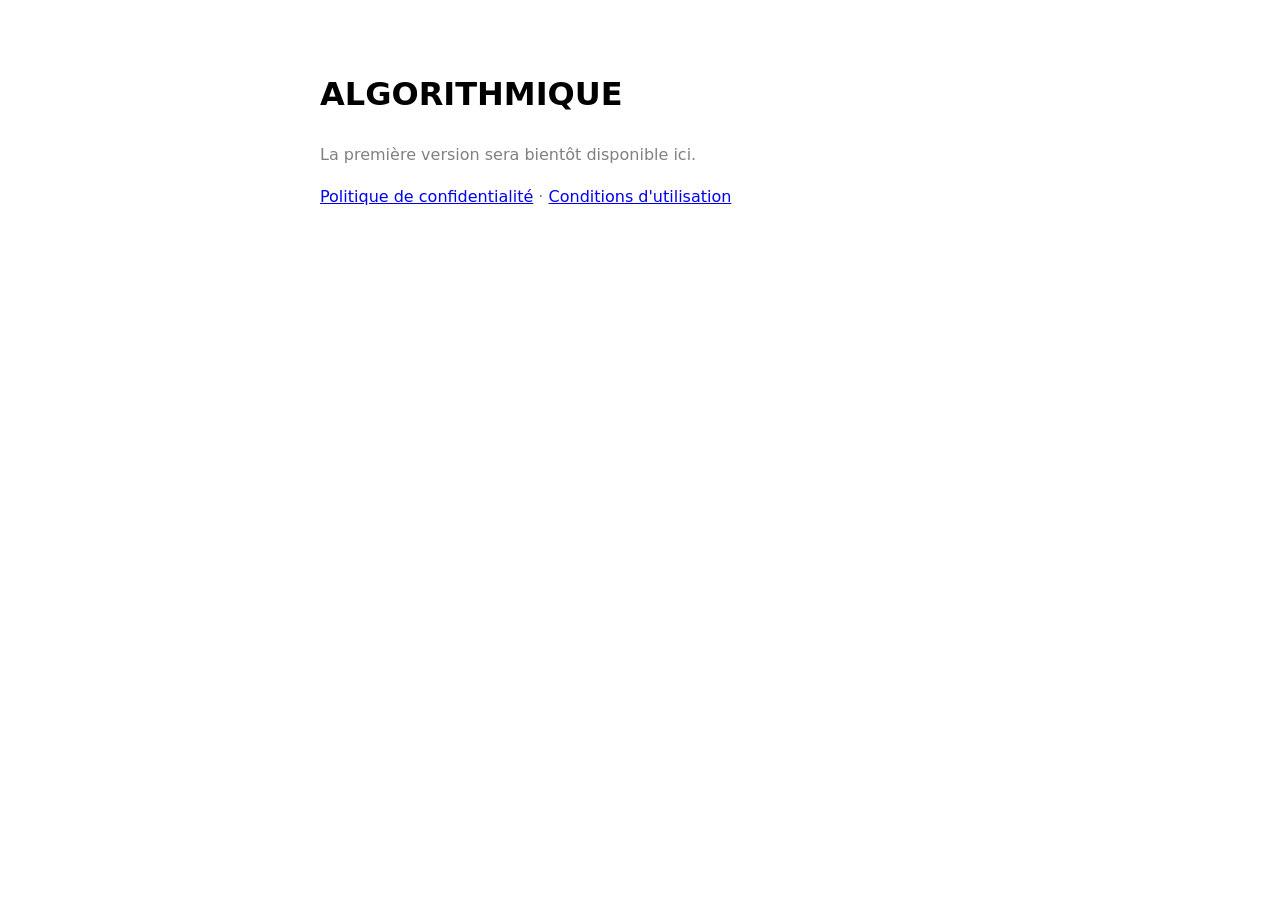
<file: index.html>
<!doctype html>
<html lang="fr"><head><meta charset="utf-8"><meta name="viewport" content="width=device-width, initial-scale=1">
<title>ALGORITHMIQUE</title><style>:root{color-scheme:light dark}body{margin:0;font:16px/1.6 system-ui,sans-serif;background:Canvas;color:CanvasText}main{max-width:640px;margin:0 auto;padding:48px 16px}p{color:GrayText}</style></head>
<body><main><h1>ALGORITHMIQUE</h1><p>La première version sera bientôt disponible ici.</p><p><a href="confidentialite.html">Politique de confidentialité</a> · <a href="conditions.html">Conditions d'utilisation</a></p></main></body></html>
</file>
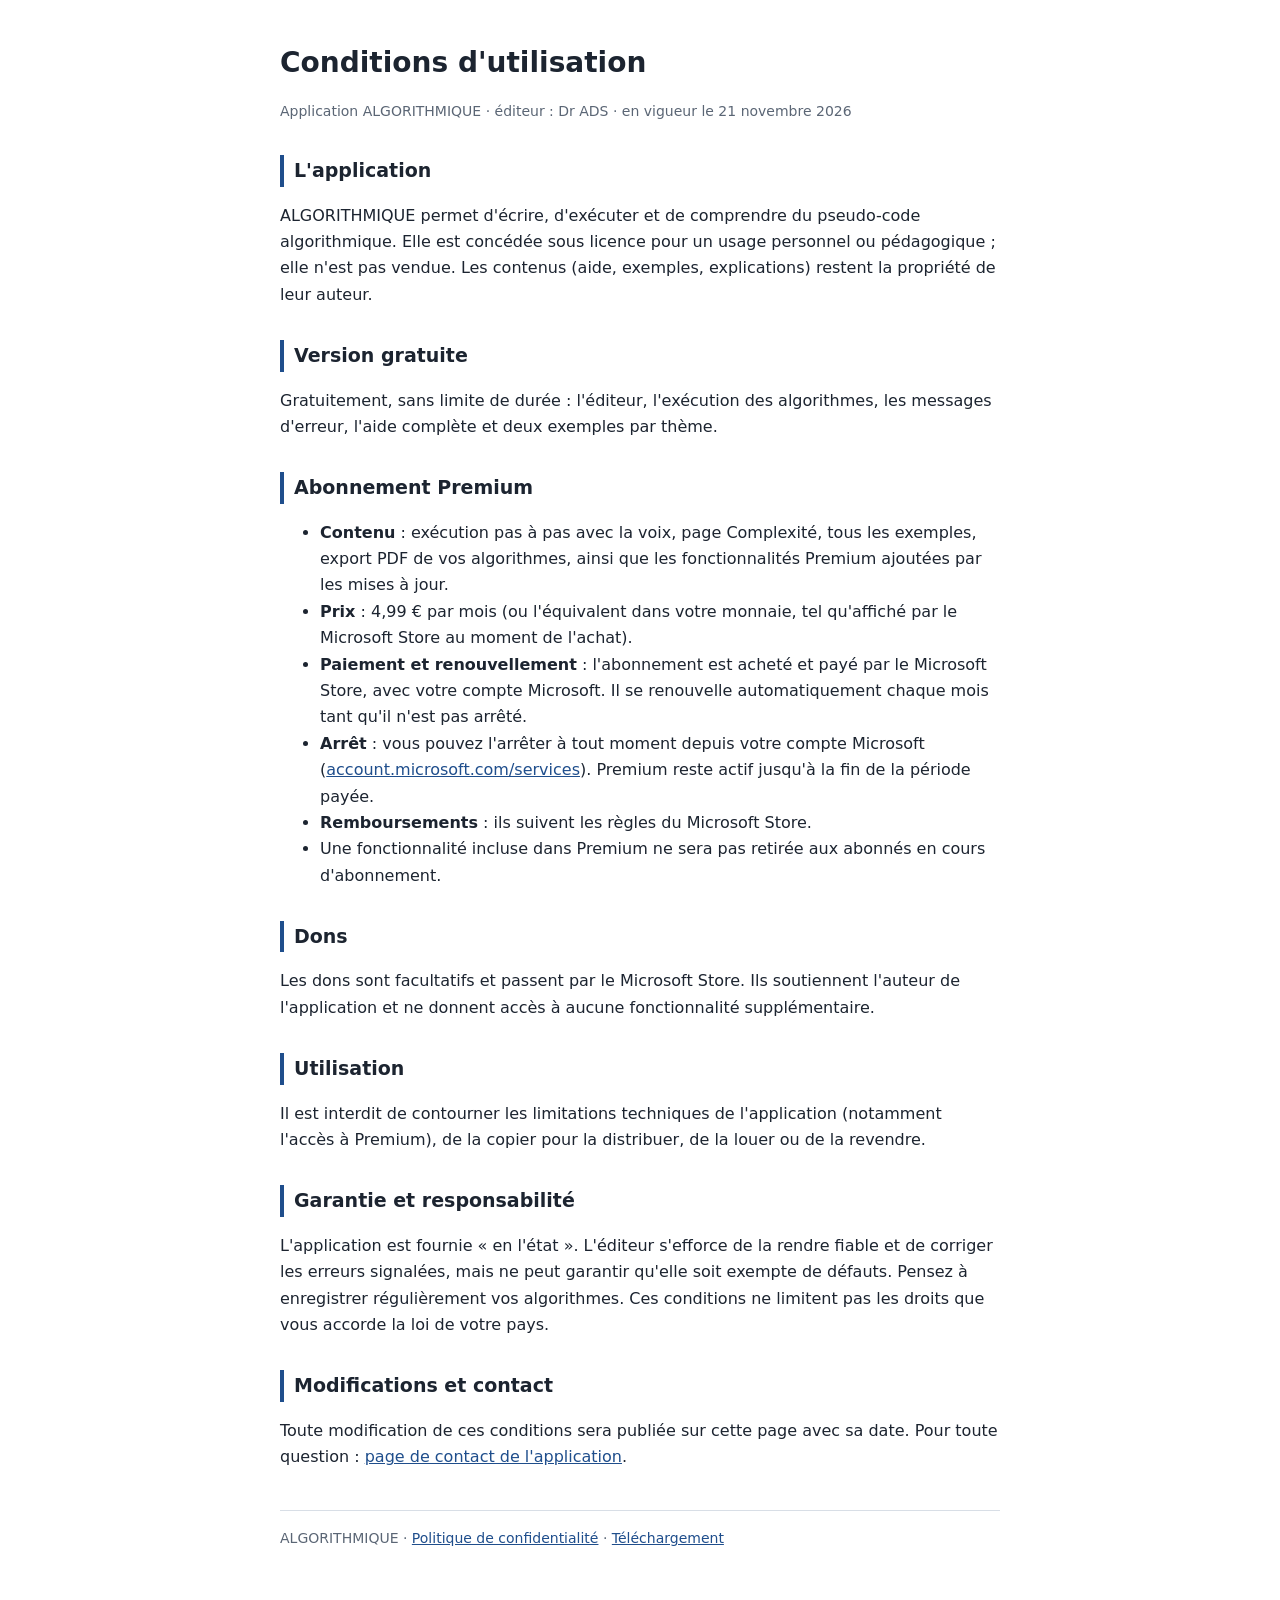
<file: conditions.html>
<!doctype html>
<html lang="fr">
<head>
<meta charset="utf-8">
<meta name="viewport" content="width=device-width, initial-scale=1">
<title>Conditions d'utilisation · ALGORITHMIQUE</title>
<link rel="stylesheet" href="style.css">
</head>
<body>
<main>
  <h1>Conditions d'utilisation</h1>
  <p class="date">Application ALGORITHMIQUE · éditeur : Dr ADS · en vigueur le 21 novembre 2026</p>

  <h2>L'application</h2>
  <p>ALGORITHMIQUE permet d'écrire, d'exécuter et de comprendre du pseudo-code algorithmique. Elle est concédée sous licence pour un usage personnel ou pédagogique ; elle n'est pas vendue. Les contenus (aide, exemples, explications) restent la propriété de leur auteur.</p>

  <h2>Version gratuite</h2>
  <p>Gratuitement, sans limite de durée : l'éditeur, l'exécution des algorithmes, les messages d'erreur, l'aide complète et deux exemples par thème.</p>

  <h2>Abonnement Premium</h2>
  <ul>
    <li><strong>Contenu</strong> : exécution pas à pas avec la voix, page Complexité, tous les exemples, export PDF de vos algorithmes, ainsi que les fonctionnalités Premium ajoutées par les mises à jour.</li>
    <li><strong>Prix</strong> : 4,99 € par mois (ou l'équivalent dans votre monnaie, tel qu'affiché par le Microsoft Store au moment de l'achat).</li>
    <li><strong>Paiement et renouvellement</strong> : l'abonnement est acheté et payé par le Microsoft Store, avec votre compte Microsoft. Il se renouvelle automatiquement chaque mois tant qu'il n'est pas arrêté.</li>
    <li><strong>Arrêt</strong> : vous pouvez l'arrêter à tout moment depuis votre compte Microsoft (<a href="https://account.microsoft.com/services">account.microsoft.com/services</a>). Premium reste actif jusqu'à la fin de la période payée.</li>
    <li><strong>Remboursements</strong> : ils suivent les règles du Microsoft Store.</li>
    <li>Une fonctionnalité incluse dans Premium ne sera pas retirée aux abonnés en cours d'abonnement.</li>
  </ul>

  <h2>Dons</h2>
  <p>Les dons sont facultatifs et passent par le Microsoft Store. Ils soutiennent l'auteur de l'application et ne donnent accès à aucune fonctionnalité supplémentaire.</p>

  <h2>Utilisation</h2>
  <p>Il est interdit de contourner les limitations techniques de l'application (notamment l'accès à Premium), de la copier pour la distribuer, de la louer ou de la revendre.</p>

  <h2>Garantie et responsabilité</h2>
  <p>L'application est fournie « en l'état ». L'éditeur s'efforce de la rendre fiable et de corriger les erreurs signalées, mais ne peut garantir qu'elle soit exempte de défauts. Pensez à enregistrer régulièrement vos algorithmes. Ces conditions ne limitent pas les droits que vous accorde la loi de votre pays.</p>

  <h2>Modifications et contact</h2>
  <p>Toute modification de ces conditions sera publiée sur cette page avec sa date. Pour toute question : <a href="https://github.com/sdking1704/algorithmique-versions/issues">page de contact de l'application</a>.</p>

  <footer>ALGORITHMIQUE · <a href="confidentialite.html">Politique de confidentialité</a> · <a href="./">Téléchargement</a></footer>
</main>
</body>
</html>
</file>
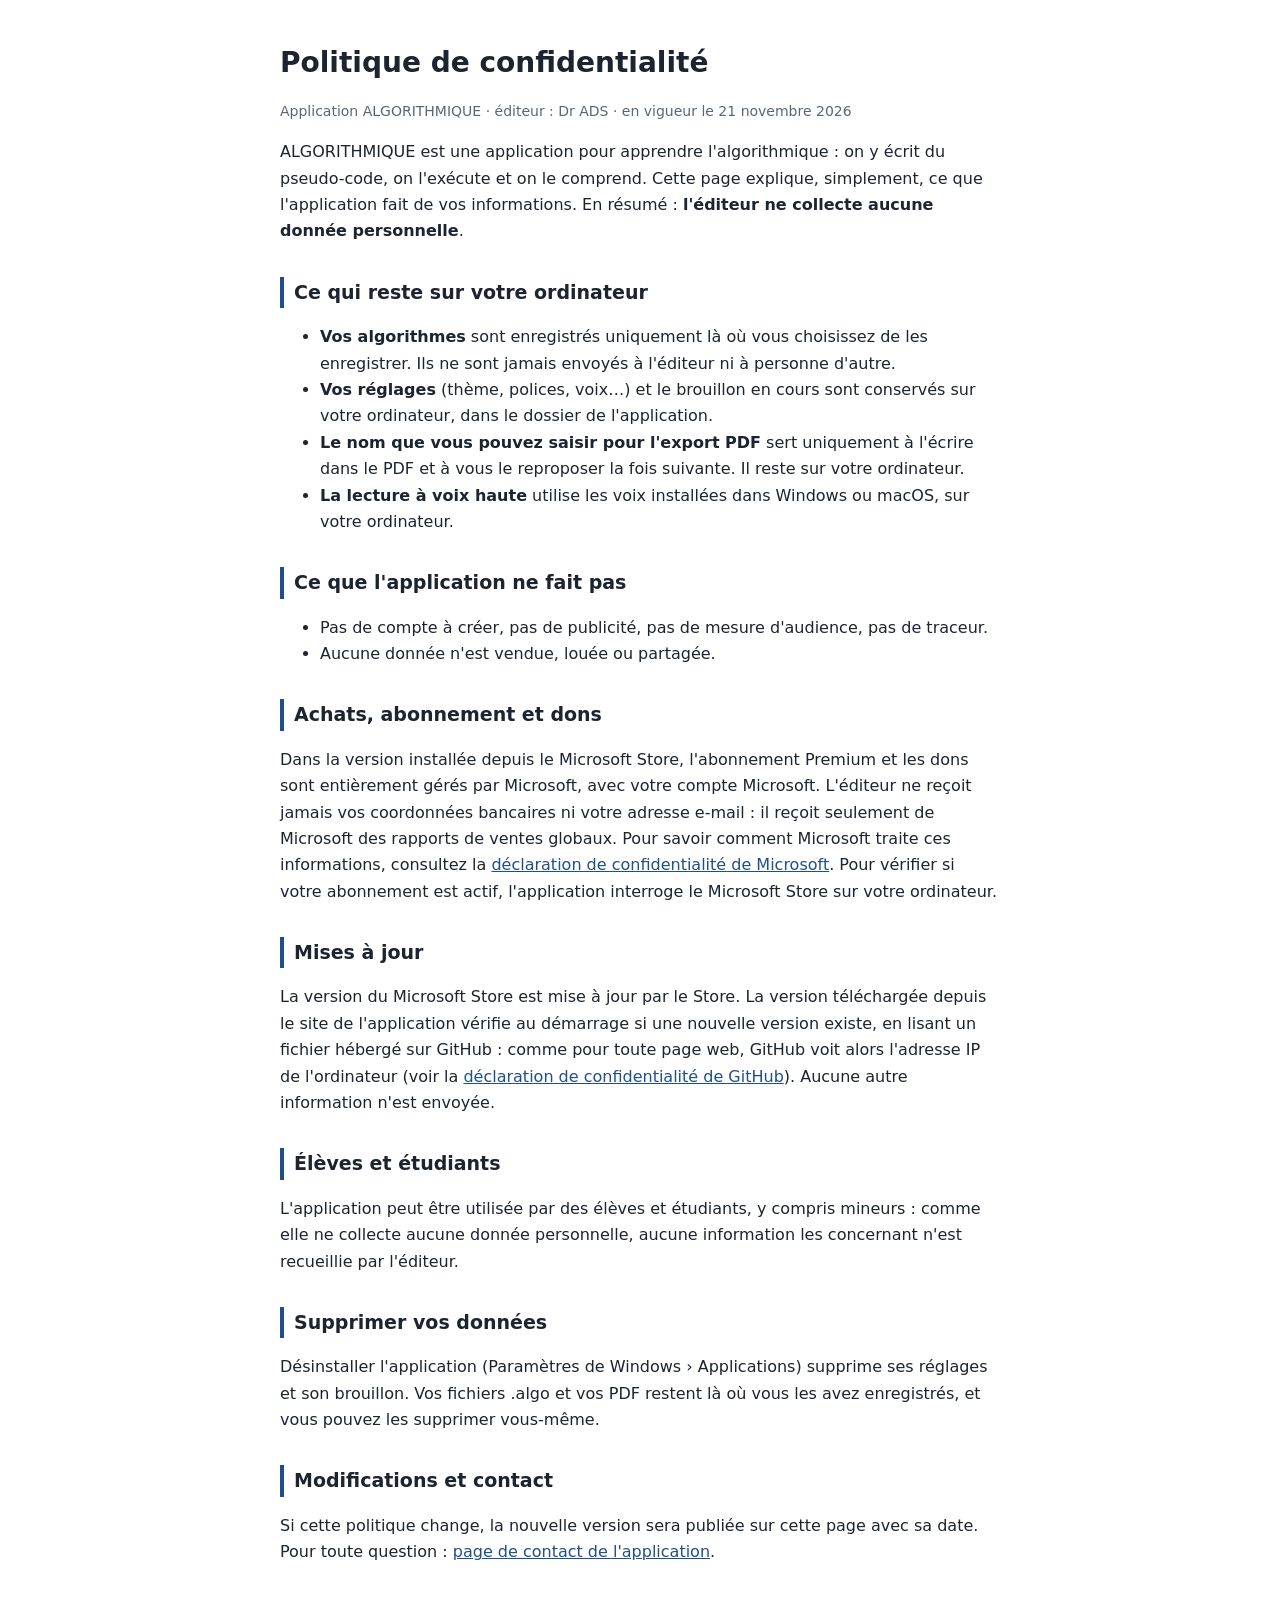
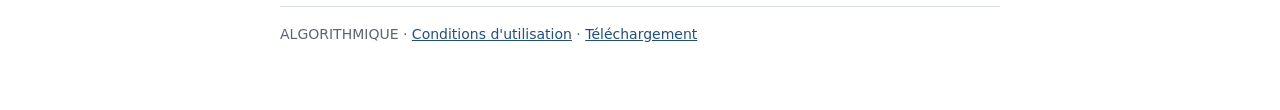
<file: confidentialite.html>
<!doctype html>
<html lang="fr">
<head>
<meta charset="utf-8">
<meta name="viewport" content="width=device-width, initial-scale=1">
<title>Politique de confidentialité · ALGORITHMIQUE</title>
<link rel="stylesheet" href="style.css">
</head>
<body>
<main>
  <h1>Politique de confidentialité</h1>
  <p class="date">Application ALGORITHMIQUE · éditeur : Dr ADS · en vigueur le 21 novembre 2026</p>

  <p>ALGORITHMIQUE est une application pour apprendre l'algorithmique : on y écrit du pseudo-code, on l'exécute et on le comprend. Cette page explique, simplement, ce que l'application fait de vos informations. En résumé : <strong>l'éditeur ne collecte aucune donnée personnelle</strong>.</p>

  <h2>Ce qui reste sur votre ordinateur</h2>
  <ul>
    <li><strong>Vos algorithmes</strong> sont enregistrés uniquement là où vous choisissez de les enregistrer. Ils ne sont jamais envoyés à l'éditeur ni à personne d'autre.</li>
    <li><strong>Vos réglages</strong> (thème, polices, voix…) et le brouillon en cours sont conservés sur votre ordinateur, dans le dossier de l'application.</li>
    <li><strong>Le nom que vous pouvez saisir pour l'export PDF</strong> sert uniquement à l'écrire dans le PDF et à vous le reproposer la fois suivante. Il reste sur votre ordinateur.</li>
    <li><strong>La lecture à voix haute</strong> utilise les voix installées dans Windows ou macOS, sur votre ordinateur.</li>
  </ul>

  <h2>Ce que l'application ne fait pas</h2>
  <ul>
    <li>Pas de compte à créer, pas de publicité, pas de mesure d'audience, pas de traceur.</li>
    <li>Aucune donnée n'est vendue, louée ou partagée.</li>
  </ul>

  <h2>Achats, abonnement et dons</h2>
  <p>Dans la version installée depuis le Microsoft Store, l'abonnement Premium et les dons sont entièrement gérés par Microsoft, avec votre compte Microsoft. L'éditeur ne reçoit jamais vos coordonnées bancaires ni votre adresse e-mail : il reçoit seulement de Microsoft des rapports de ventes globaux. Pour savoir comment Microsoft traite ces informations, consultez la <a href="https://privacy.microsoft.com/fr-fr/privacystatement">déclaration de confidentialité de Microsoft</a>. Pour vérifier si votre abonnement est actif, l'application interroge le Microsoft Store sur votre ordinateur.</p>

  <h2>Mises à jour</h2>
  <p>La version du Microsoft Store est mise à jour par le Store. La version téléchargée depuis le site de l'application vérifie au démarrage si une nouvelle version existe, en lisant un fichier hébergé sur GitHub : comme pour toute page web, GitHub voit alors l'adresse IP de l'ordinateur (voir la <a href="https://docs.github.com/fr/site-policy/privacy-policies/github-general-privacy-statement">déclaration de confidentialité de GitHub</a>). Aucune autre information n'est envoyée.</p>

  <h2>Élèves et étudiants</h2>
  <p>L'application peut être utilisée par des élèves et étudiants, y compris mineurs : comme elle ne collecte aucune donnée personnelle, aucune information les concernant n'est recueillie par l'éditeur.</p>

  <h2>Supprimer vos données</h2>
  <p>Désinstaller l'application (Paramètres de Windows › Applications) supprime ses réglages et son brouillon. Vos fichiers .algo et vos PDF restent là où vous les avez enregistrés, et vous pouvez les supprimer vous-même.</p>

  <h2>Modifications et contact</h2>
  <p>Si cette politique change, la nouvelle version sera publiée sur cette page avec sa date. Pour toute question : <a href="https://github.com/sdking1704/algorithmique-versions/issues">page de contact de l'application</a>.</p>

  <footer>ALGORITHMIQUE · <a href="conditions.html">Conditions d'utilisation</a> · <a href="./">Téléchargement</a></footer>
</main>
</body>
</html>
</file>
<file: style.css>
:root {
  color-scheme: light dark;
  --accent: #1f4e8c;
  --texte: #1c2430;
  --doux: #5b6675;
  --fond: #ffffff;
  --bord: #d8dee6;
}

@media (prefers-color-scheme: dark) {
  :root {
    --accent: #79a8ff;
    --texte: #e6e9ee;
    --doux: #aab3c0;
    --fond: #16181d;
    --bord: #2f3540;
  }
}

body {
  margin: 0;
  background: var(--fond);
  color: var(--texte);
  font: 16px/1.65 system-ui, -apple-system, 'Segoe UI', sans-serif;
}

main {
  max-width: 720px;
  margin: 0 auto;
  padding: 40px 16px 64px;
}

h1 {
  margin: 0 0 4px;
  font-size: 28px;
}

h2 {
  margin: 32px 0 8px;
  padding-left: 10px;
  border-left: 4px solid var(--accent);
  font-size: 19px;
}

.date,
footer {
  color: var(--doux);
  font-size: 14px;
}

a {
  color: var(--accent);
}

footer {
  margin-top: 40px;
  padding-top: 16px;
  border-top: 1px solid var(--bord);
}
</file>
